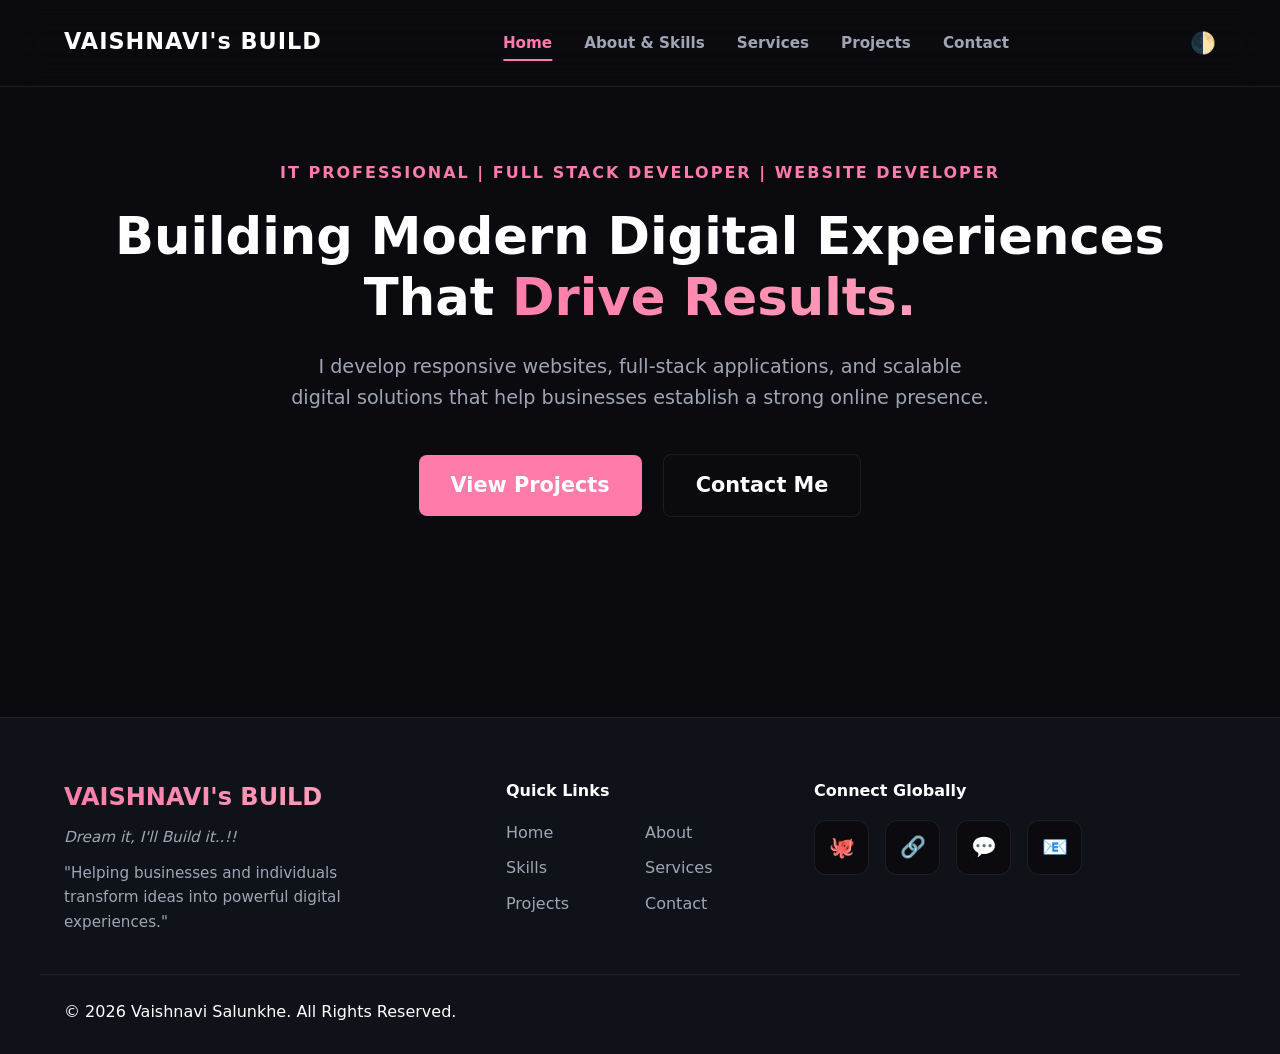
<file: Final/index.html>
<!DOCTYPE html>
<html lang="en">
<head>
    <meta charset="UTF-8">
    <meta name="viewport" content="width=device-width, initial-scale=1.0">
    <title>Vaishnavi's Build | Freelance Web Architect</title>
    <meta name="description" content="Premium responsive development solutions. Discover optimized Full Stack frameworks and converting layout options built by Vaishnavi Salunkhe.">
    <link rel="stylesheet" href="style.css">
</head>
<body class="dark-theme">
    <header class="sticky-nav" id="main-header">
        <div class="container nav-container">
            <div class="logo-area">
                <a href="index.html" class="logo">VAISHNAVI's BUILD</a>
                <span class="tagline gradient-text" id="type-target"></span>
            </div>
            <nav class="nav-menu">
                <a href="index.html" class="nav-link active">Home</a>
                <a href="about.html" class="nav-link">About & Skills</a>
                <a href="services.html" class="nav-link">Services</a>
                <a href="projects.html" class="nav-link">Projects</a>
                <a href="contact.html" class="nav-link">Contact</a>
            </nav>
            <button id="theme-toggle" class="btn-theme">🌓</button>
        </div>
    </header>

    <main class="hero-section page-padding text-center">
        <div class="container">
            <p class="hero-subtitle" style="color:var(--accent); text-transform:uppercase; letter-spacing:2px; font-weight:600; margin-bottom:20px;">
                IT Professional | Full Stack Developer | Website Developer
            </p>
            <h1 style="font-size:3.2rem; line-height:1.2; margin-bottom:24px; font-weight:800;">
                Building Modern Digital Experiences That <span class="gradient-text">Drive Results.</span>
            </h1>
            <p style="color:var(--text-muted); max-width:700px; margin:0 auto 40px; font-size:1.2rem;">
                I develop responsive websites, full-stack applications, and scalable digital solutions that help businesses establish a strong online presence.
            </p>
            <div>
                <a href="projects.html" class="btn-theme" style="background:var(--accent); color:white; padding:14px 32px; border-radius:8px; font-weight:700; text-decoration:none; margin-right:16px; display:inline-block;">View Projects</a>
                <a href="contact.html" class="btn-theme" style="border:1px solid var(--glass-border); color:var(--text-primary); padding:14px 32px; border-radius:8px; font-weight:700; text-decoration:none; display:inline-block;">Contact Me</a>
            </div>
        </div>
    </main>

    <!-- Global Premium Footer Embedded Across Pages -->
    <footer class="premium-footer">
        <div class="container footer-grid">
            <div class="footer-brand">
                <h3 class="gradient-text">VAISHNAVI's BUILD</h3>
                <p style="font-style:italic; margin-bottom:12px; font-weight:500;">Dream it, I'll Build it..!!</p>
                <p>"Helping businesses and individuals transform ideas into powerful digital experiences."</p>
            </div>
            <div class="footer-links">
                <h4 style="margin-bottom:16px;">Quick Links</h4>
                <ul>
                    <li><a href="index.html">Home</a></li>
                    <li><a href="about.html">About</a></li>
                    <li><a href="about.html">Skills</a></li>
                    <li><a href="services.html">Services</a></li>
                    <li><a href="projects.html">Projects</a></li>
                    <li><a href="contact.html">Contact</a></li>
                </ul>
            </div>
            <div class="footer-socials">
                <h4 style="margin-bottom:16px;">Connect Globally</h4>
                <div class="social-cards-row">
                    <a href="https://github.com/VaishnaviPrakashalunkhe2515-spec" target="_blank" class="social-glow-card" data-tooltip="GitHub Profile">🐙</a>
                    <a href="https://www.linkedin.com/in/vaishnavi-salunkhe-a81335414" target="_blank" class="social-glow-card" data-tooltip="LinkedIn Network">🔗</a>
                    <a href="https://wa.me/qr/6ACAHVRCJY46G1" target="_blank" class="social-glow-card" data-tooltip="WhatsApp Direct">💬</a>
                    <a href="mailto:vaishusalunkhe2515@gmail.com" class="social-glow-card" data-tooltip="Direct Email">📧</a>
                </div>
            </div>
        </div>
        <div class="container footer-bottom-bar">
            <p>&copy; 2026 Vaishnavi Salunkhe. All Rights Reserved.</p>
        </div>
    </footer>

    <script src="script.js"></script>
    
</body>
</html>
</file>
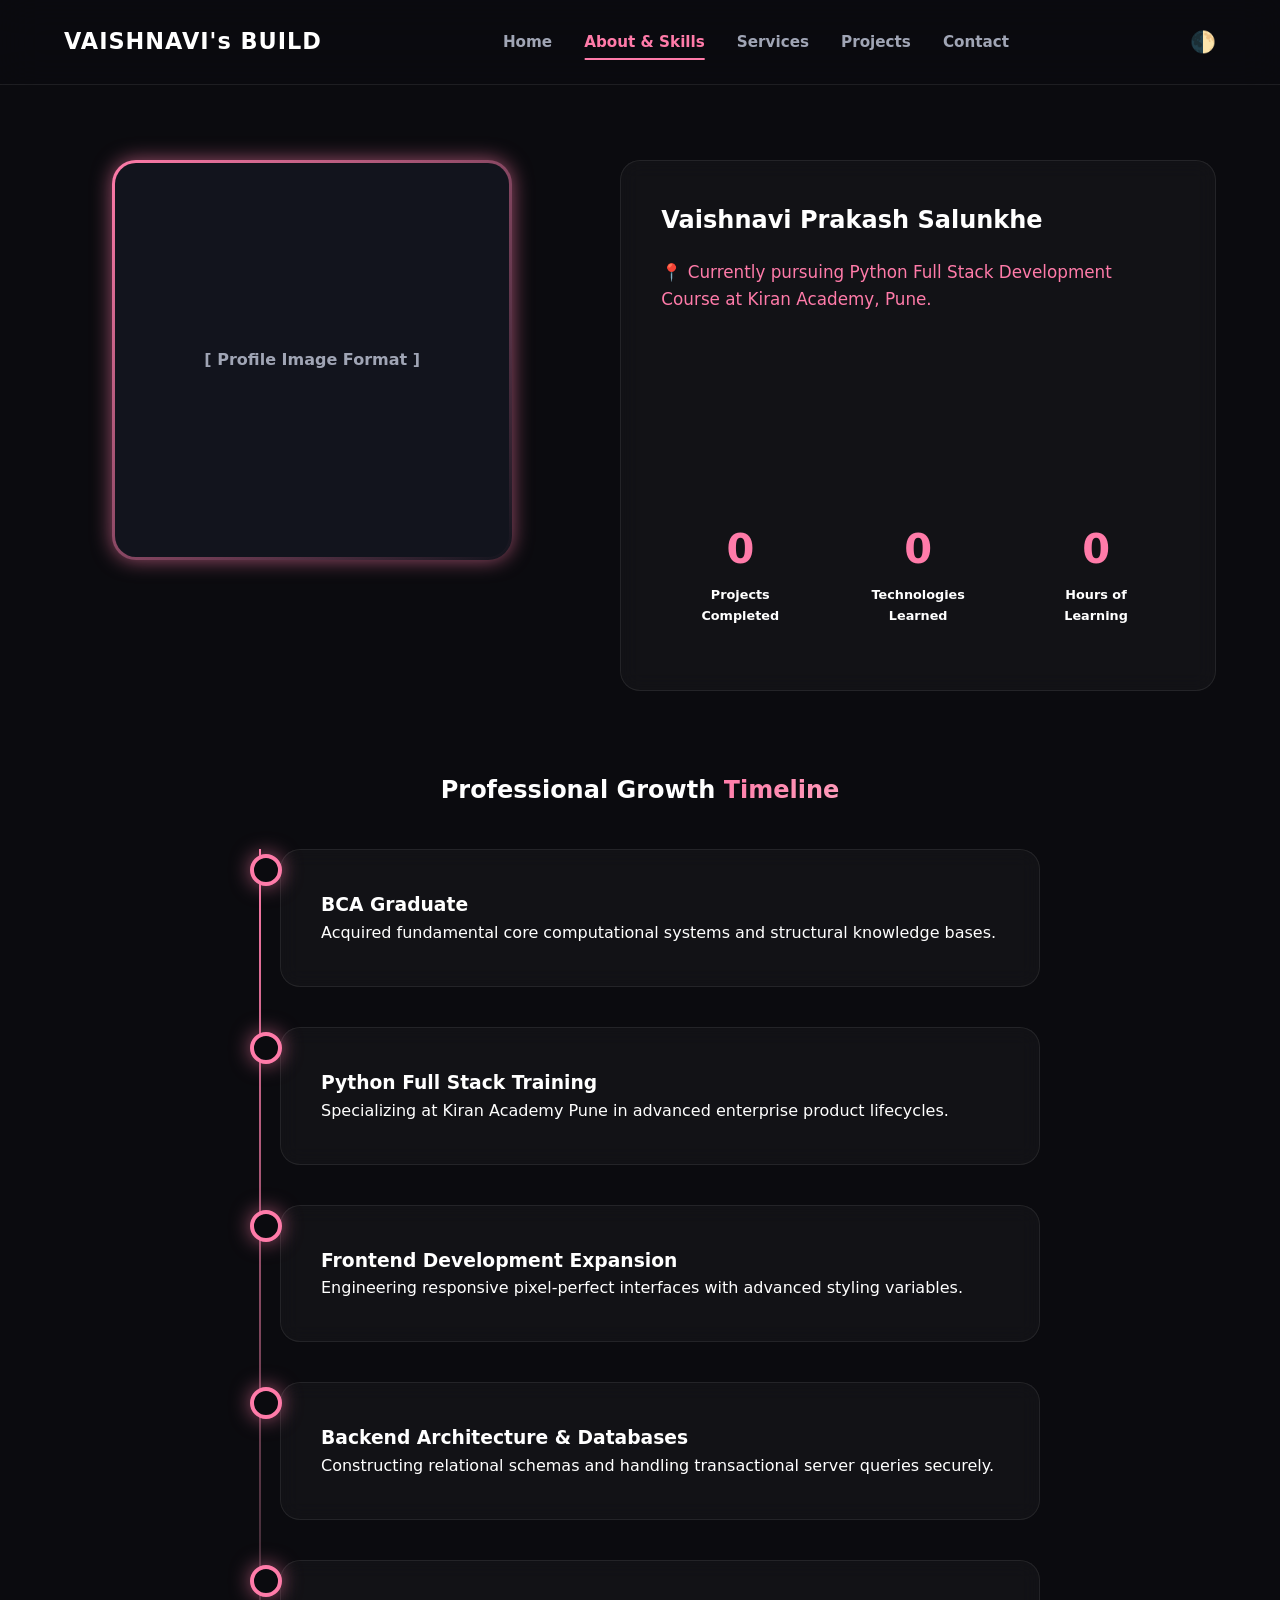
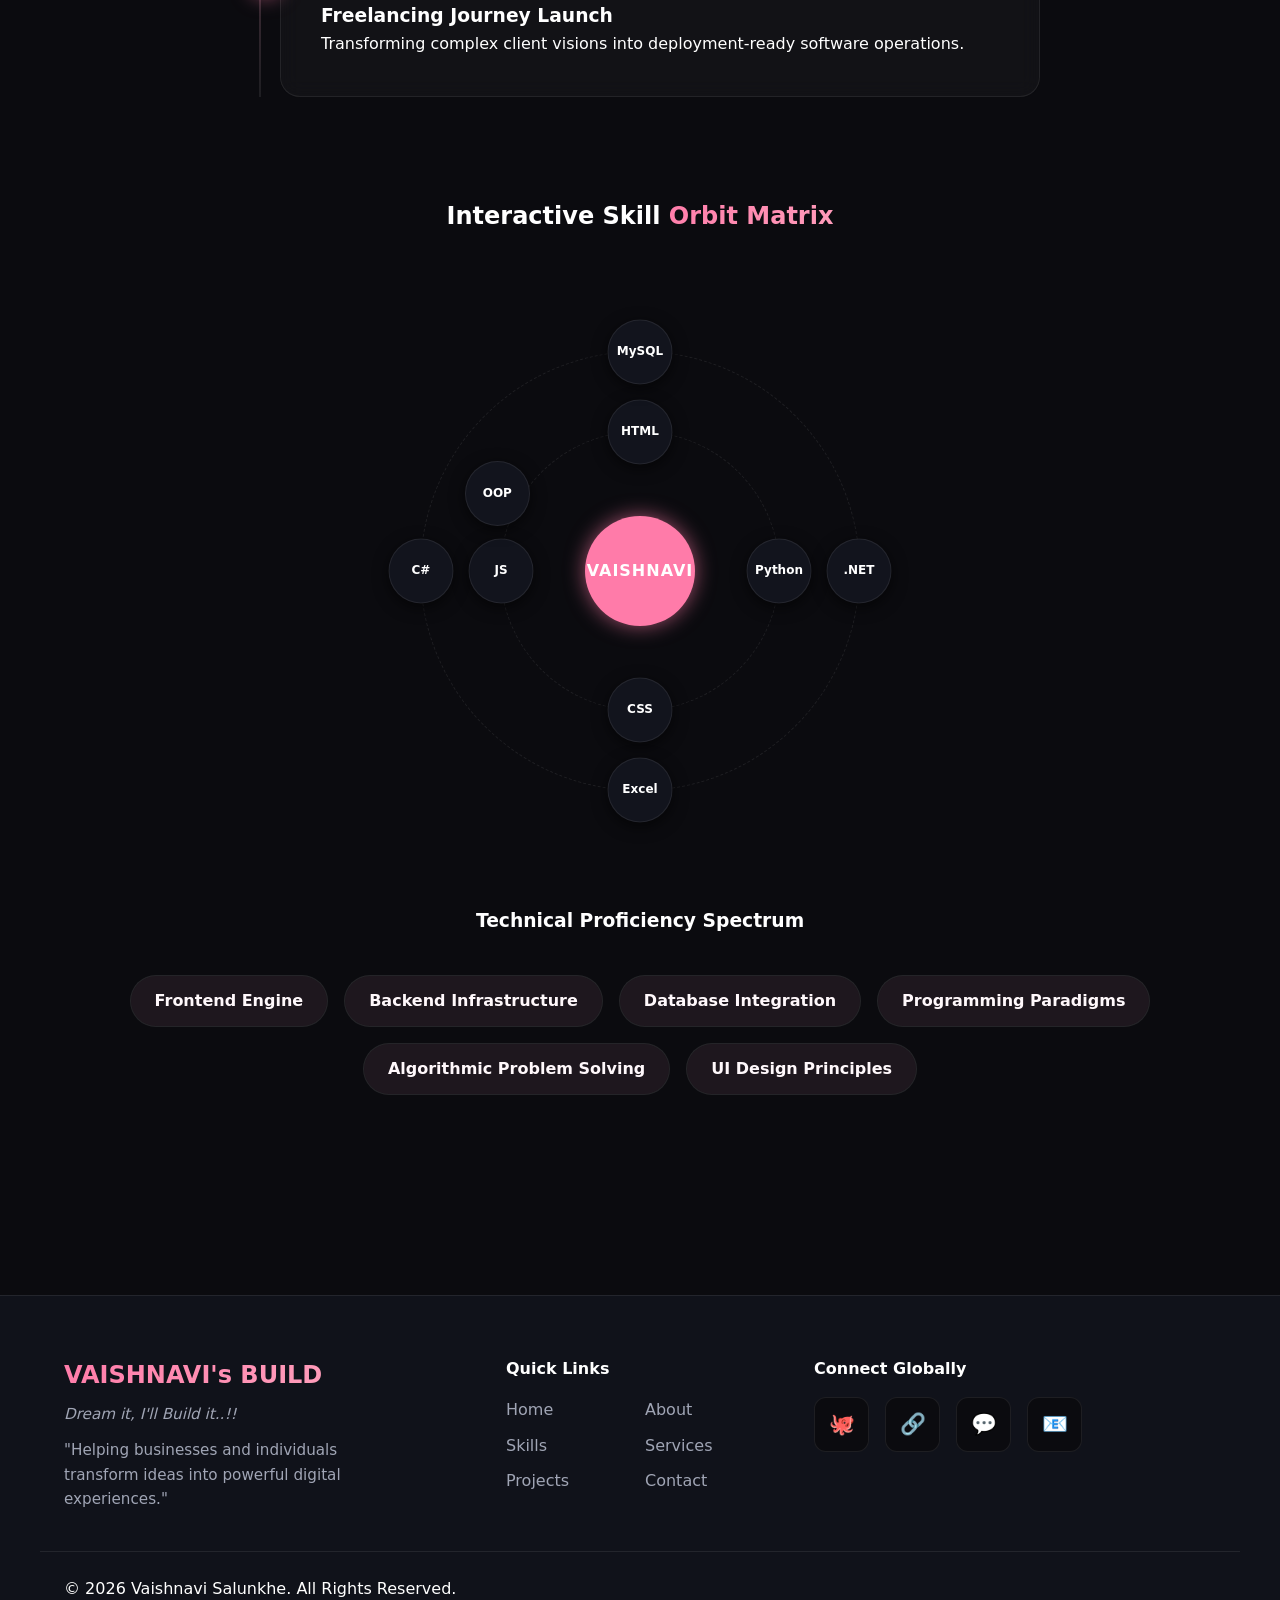
<file: Final/about.html>
<!DOCTYPE html>
<html lang="en">
<head>
    <meta charset="UTF-8">
    <meta name="viewport" content="width=device-width, initial-scale=1.0">
    <title>About & Skills | Professional Profile</title>
    <link rel="stylesheet" href="style.css">
</head>
<body class="dark-theme">
    <header class="sticky-nav" id="main-header">
        <div class="container nav-container">
            <a href="index.html" class="logo">VAISHNAVI's BUILD</a>
            <nav class="nav-menu">
                <a href="index.html" class="nav-link">Home</a>
                <a href="about.html" class="nav-link active">About & Skills</a>
                <a href="services.html" class="nav-link">Services</a>
                <a href="projects.html" class="nav-link">Projects</a>
                <a href="contact.html" class="nav-link">Contact</a>
            </nav>
            <button id="theme-toggle" class="btn-theme">🌓</button>
        </div>
    </header>

    <main class="container page-padding">
        <!-- Interactive About Wrapper -->
        <div class="about-grid">
            <div class="about-image-wrapper">
                <div class="square-img-placeholder">
                    <span>[ Profile Image Format ]</span>
                </div>
            </div>
            <div class="glass-card">
                <h2 style="margin-bottom:10px;">Vaishnavi Prakash Salunkhe</h2>
                <p class="status-tag">📍 Currently pursuing Python Full Stack Development Course at Kiran Academy, Pune.</p>
                <p id="typing-profile" style="font-size:1.05rem; line-height:1.7; min-height:120px; color:var(--text-muted);"></p>
                
                <!-- Counters -->
                <div class="counter-grid">
                    <div class="counter-box"><h3 class="counter" data-target="15">0</h3><p style="font-size:0.8rem; font-weight:600;">Projects Completed</p></div>
                    <div class="counter-box"><h3 class="counter" data-target="10">0</h3><p style="font-size:0.8rem; font-weight:600;">Technologies Learned</p></div>
                    <div class="counter-box"><h3 class="counter" data-target="1200">0</h3><p style="font-size:0.8rem; font-weight:600;">Hours of Learning</p></div>
                </div>
            </div>
        </div>

        <!-- Vertical Growth Journey Timeline -->
        <section class="timeline-section">
            <h2 class="text-center">Professional Growth <span class="gradient-text">Timeline</span></h2>
            <div class="vertical-timeline">
                <div class="timeline-node glass-card"><h3>BCA Graduate</h3><p>Acquired fundamental core computational systems and structural knowledge bases.</p></div>
                <div class="timeline-node glass-card"><h3>Python Full Stack Training</h3><p>Specializing at Kiran Academy Pune in advanced enterprise product lifecycles.</p></div>
                <div class="timeline-node glass-card"><h3>Frontend Development Expansion</h3><p>Engineering responsive pixel-perfect interfaces with advanced styling variables.</p></div>
                <div class="timeline-node glass-card"><h3>Backend Architecture & Databases</h3><p>Constructing relational schemas and handling transactional server queries securely.</p></div>
                <div class="timeline-node glass-card"><h3>Freelancing Journey Launch</h3><p>Transforming complex client visions into deployment-ready software operations.</p></div>
            </div>
        </section>

        <!-- Skill Orbit Architecture System -->
        <section style="margin-top:100px;">
            <h2 class="text-center">Interactive Skill <span class="gradient-text">Orbit Matrix</span></h2>
            <div class="orbit-wrapper">
                <div class="orbit-center">VAISHNAVI</div>
                
                <!-- Inner Core Track Orbit -->
                <div class="orbit-track inner">
                    <div class="orbit-node" style="top:0; left:50%; transform:translate(-50%,-50%);" data-tooltip="Exp: Advanced | Use: Semantic layouts">HTML</div>
                    <div class="orbit-node" style="bottom:0; left:50%; transform:translate(-50%,50%);" data-tooltip="Exp: Advanced | Use: Flex/Grid architectures">CSS</div>
                    <div class="orbit-node" style="top:50%; left:0; transform:translate(-50%,-50%);" data-tooltip="Exp: Proficient | Use: Dynamic DOM Manipulation">JS</div>
                    <div class="orbit-node" style="top:50%; right:0; transform:translate(50%,-50%);" data-tooltip="Exp: Mastery | Use: Automation / Scripting">Python</div>
                </div>

                <!-- Outer Track Orbit -->
                <div class="orbit-track outer">
                    <div class="orbit-node" style="top:0; left:50%; transform:translate(-50%,-50%);" data-tooltip="Exp: Intermediate | Use: RDBMS / Queries">MySQL</div>
                    <div class="orbit-node" style="bottom:0; left:50%; transform:translate(-50%,50%);" data-tooltip="Exp: Analytical | Use: Data structures">Excel</div>
                    <div class="orbit-node" style="top:50%; left:0; transform:translate(-50%,-50%);" data-tooltip="Exp: Intermediate | Use: Logic processing">C#</div>
                    <div class="orbit-node" style="top:50%; right:0; transform:translate(50%,-50%);" data-tooltip="Exp: Foundational | Use: MVC Architectures">.NET</div>
                    <div class="orbit-node" style="top:25%; left:10%;" data-tooltip="Exp: Advanced | Use: Encapsulation / Polymorphism">OOP</div>
                </div>
            </div>
        </section>

        <!-- Technical Pulse Radar Section -->
        <section style="margin-top:60px;">
            <h3 class="text-center">Technical Proficiency Spectrum</h3>
            <div class="radar-container">
                <div class="radar-pulse-tag">Frontend Engine</div>
                <div class="radar-pulse-tag">Backend Infrastructure</div>
                <div class="radar-pulse-tag">Database Integration</div>
                <div class="radar-pulse-tag">Programming Paradigms</div>
                <div class="radar-pulse-tag">Algorithmic Problem Solving</div>
                <div class="radar-pulse-tag">UI Design Principles</div>
            </div>
        </section>
    </main>

    <script src="script.js"></script>
    <!-- Global Premium Footer Embedded -->
    <footer class="premium-footer">
        <div class="container footer-grid">
            <div class="footer-brand">
                <h3 class="gradient-text">VAISHNAVI's BUILD</h3>
                <p style="font-style:italic; margin-bottom:12px; font-weight:500;">Dream it, I'll Build it..!!</p>
                <p>"Helping businesses and individuals transform ideas into powerful digital experiences."</p>
            </div>
            <div class="footer-links">
                <h4 style="margin-bottom:16px;">Quick Links</h4>
                <ul>
                    <li><a href="index.html">Home</a></li>
                    <li><a href="about.html">About</a></li>
                    <li><a href="about.html">Skills</a></li>
                    <li><a href="services.html">Services</a></li>
                    <li><a href="projects.html">Projects</a></li>
                    <li><a href="contact.html">Contact</a></li>
                </ul>
            </div>
            <div class="footer-socials">
                <h4 style="margin-bottom:16px;">Connect Globally</h4>
                <div class="social-cards-row">
                    <a href="https://github.com/VaishnaviPrakashalunkhe2515-spec" target="_blank" class="social-glow-card" data-tooltip="GitHub Profile">🐙</a>
                    <a href="https://www.linkedin.com/in/vaishnavi-salunkhe-a81335414" target="_blank" class="social-glow-card" data-tooltip="LinkedIn Network">🔗</a>
                    <a href="https://wa.me/qr/6ACAHVRCJY46G1" target="_blank" class="social-glow-card" data-tooltip="WhatsApp Direct">💬</a>
                    <a href="mailto:vaishusalunkhe2515@gmail.com" class="social-glow-card" data-tooltip="Direct Email">📧</a>
                </div>
            </div>
        </div>
        <div class="container footer-bottom-bar">
            <p>&copy; 2026 Vaishnavi Salunkhe. All Rights Reserved.</p>
        </div>
    </footer>
</body>
</html>
</file>
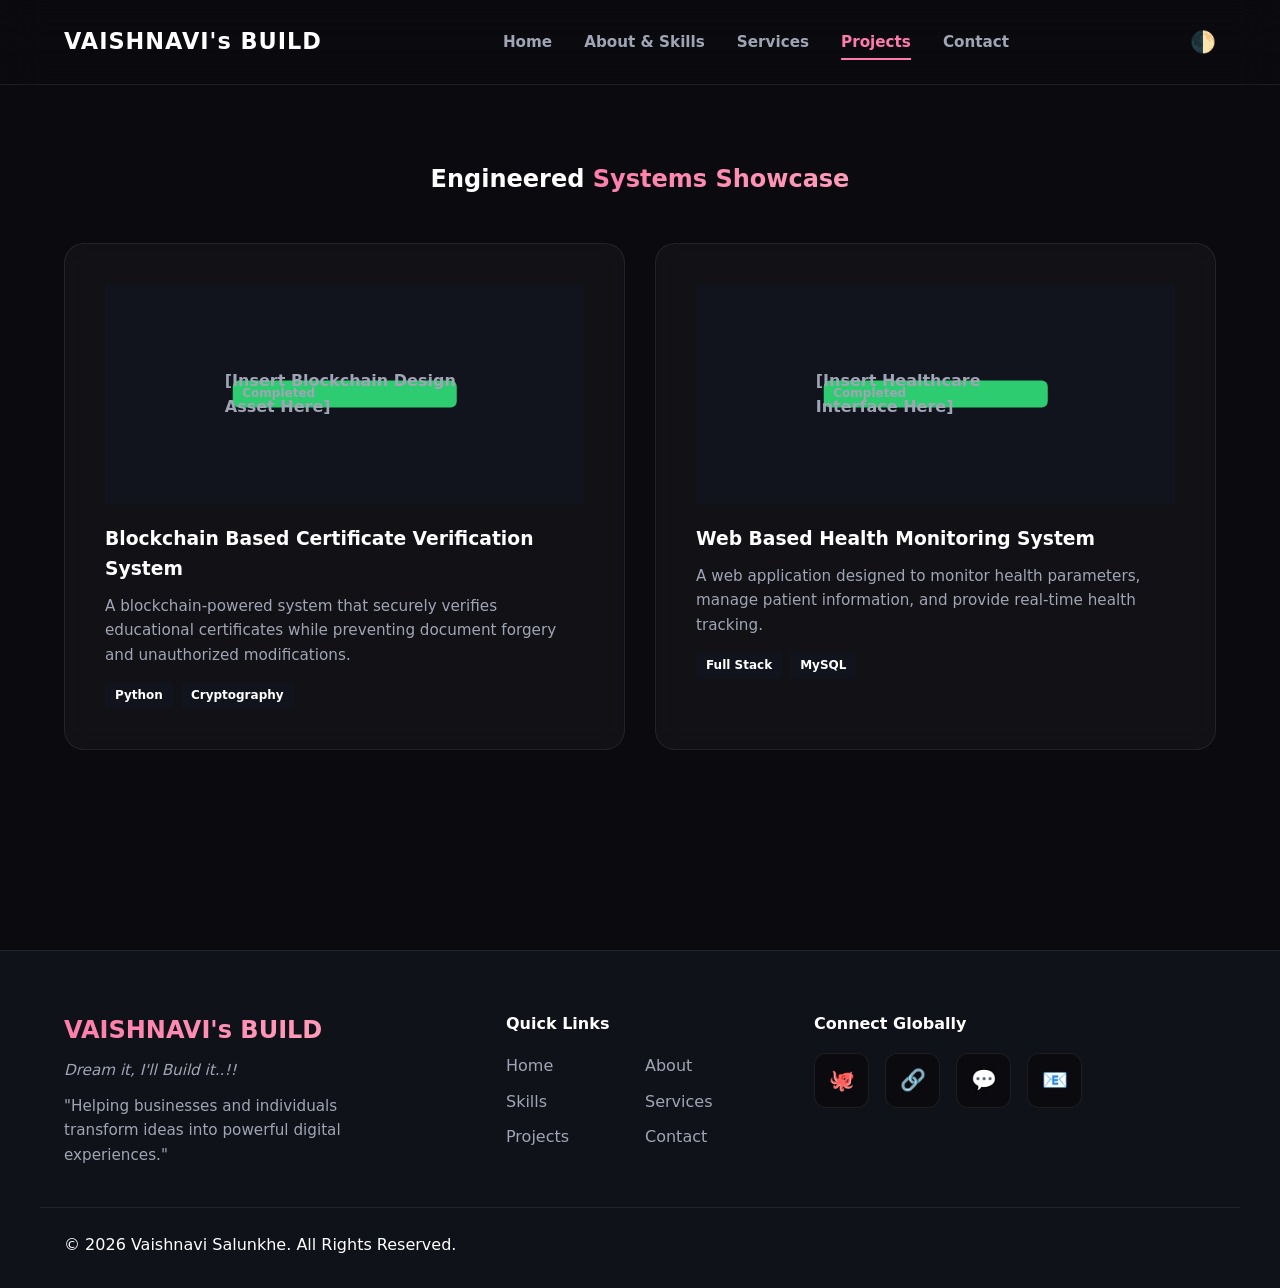
<file: Final/projects.html>
<!DOCTYPE html>
<html lang="en">
<head>
    <meta charset="UTF-8">
    <meta name="viewport" content="width=device-width, initial-scale=1.0">
    <title>Projects Portfolio | Case Verification</title>
    <link rel="stylesheet" href="style.css">
</head>
<body class="dark-theme">
    <header class="sticky-nav" id="main-header">
        <div class="container nav-container">
            <a href="index.html" class="logo">VAISHNAVI's BUILD</a>
            <nav class="nav-menu">
                <a href="index.html" class="nav-link">Home</a>
                <a href="about.html" class="nav-link">About & Skills</a>
                <a href="services.html" class="nav-link">Services</a>
                <a href="projects.html" class="nav-link active">Projects</a>
                <a href="contact.html" class="nav-link">Contact</a>
            </nav>
            <button id="theme-toggle" class="btn-theme">🌓</button>
        </div>
    </header>

    <main class="container page-padding">
        <h2 class="text-center">Engineered <span class="gradient-text">Systems Showcase</span></h2>
        <div class="projects-grid" style="margin-top:45px;">
            <!-- Card 1 -->
            <div class="glass-card project-card">
                <div class="img-container">
                    <span class="status-badge">Completed</span>
                    <span>[Insert Blockchain Design Asset Here]</span>
                </div>
                <div style="padding-top:20px;">
                    <h3 style="margin-bottom:10px;">Blockchain Based Certificate Verification System</h3>
                    <p style="color:var(--text-muted); font-size:0.95rem; margin-bottom:15px;">A blockchain-powered system that securely verifies educational certificates while preventing document forgery and unauthorized modifications.</p>
                    <div style="display:flex; gap:8px; flex-wrap:wrap;">
                        <span style="background:var(--bg-secondary); padding:4px 10px; border-radius:4px; font-size:0.75rem; font-weight:600;">Python</span>
                        <span style="background:var(--bg-secondary); padding:4px 10px; border-radius:4px; font-size:0.75rem; font-weight:600;">Cryptography</span>
                    </div>
                </div>
            </div>
            <!-- Card 2 -->
            <div class="glass-card project-card">
                <div class="img-container">
                    <span class="status-badge">Completed</span>
                    <span>[Insert Healthcare Interface Here]</span>
                </div>
                <div style="padding-top:20px;">
                    <h3 style="margin-bottom:10px;">Web Based Health Monitoring System</h3>
                    <p style="color:var(--text-muted); font-size:0.95rem; margin-bottom:15px;">A web application designed to monitor health parameters, manage patient information, and provide real-time health tracking.</p>
                    <div style="display:flex; gap:8px; flex-wrap:wrap;">
                        <span style="background:var(--bg-secondary); padding:4px 10px; border-radius:4px; font-size:0.75rem; font-weight:600;">Full Stack</span>
                        <span style="background:var(--bg-secondary); padding:4px 10px; border-radius:4px; font-size:0.75rem; font-weight:600;">MySQL</span>
                    </div>
                </div>
            </div>
        </div>
    </main>
    <!-- Global Premium Footer Embedded -->
    <footer class="premium-footer">
        <div class="container footer-grid">
            <div class="footer-brand">
                <h3 class="gradient-text">VAISHNAVI's BUILD</h3>
                <p style="font-style:italic; margin-bottom:12px; font-weight:500;">Dream it, I'll Build it..!!</p>
                <p>"Helping businesses and individuals transform ideas into powerful digital experiences."</p>
            </div>
            <div class="footer-links">
                <h4 style="margin-bottom:16px;">Quick Links</h4>
                <ul>
                    <li><a href="index.html">Home</a></li>
                    <li><a href="about.html">About</a></li>
                    <li><a href="about.html">Skills</a></li>
                    <li><a href="services.html">Services</a></li>
                    <li><a href="projects.html">Projects</a></li>
                    <li><a href="contact.html">Contact</a></li>
                </ul>
            </div>
            <div class="footer-socials">
                <h4 style="margin-bottom:16px;">Connect Globally</h4>
                <div class="social-cards-row">
                    <a href="https://github.com/VaishnaviPrakashalunkhe2515-spec" target="_blank" class="social-glow-card" data-tooltip="GitHub Profile">🐙</a>
                    <a href="https://www.linkedin.com/in/vaishnavi-salunkhe-a81335414" target="_blank" class="social-glow-card" data-tooltip="LinkedIn Network">🔗</a>
                    <a href="https://wa.me/qr/6ACAHVRCJY46G1" target="_blank" class="social-glow-card" data-tooltip="WhatsApp Direct">💬</a>
                    <a href="mailto:vaishusalunkhe2515@gmail.com" class="social-glow-card" data-tooltip="Direct Email">📧</a>
                </div>
            </div>
        </div>
        <div class="container footer-bottom-bar">
            <p>&copy; 2026 Vaishnavi Salunkhe. All Rights Reserved.</p>
        </div>
    </footer>
    
    <script src="script.js"></script>
</body>
</html>
</file>
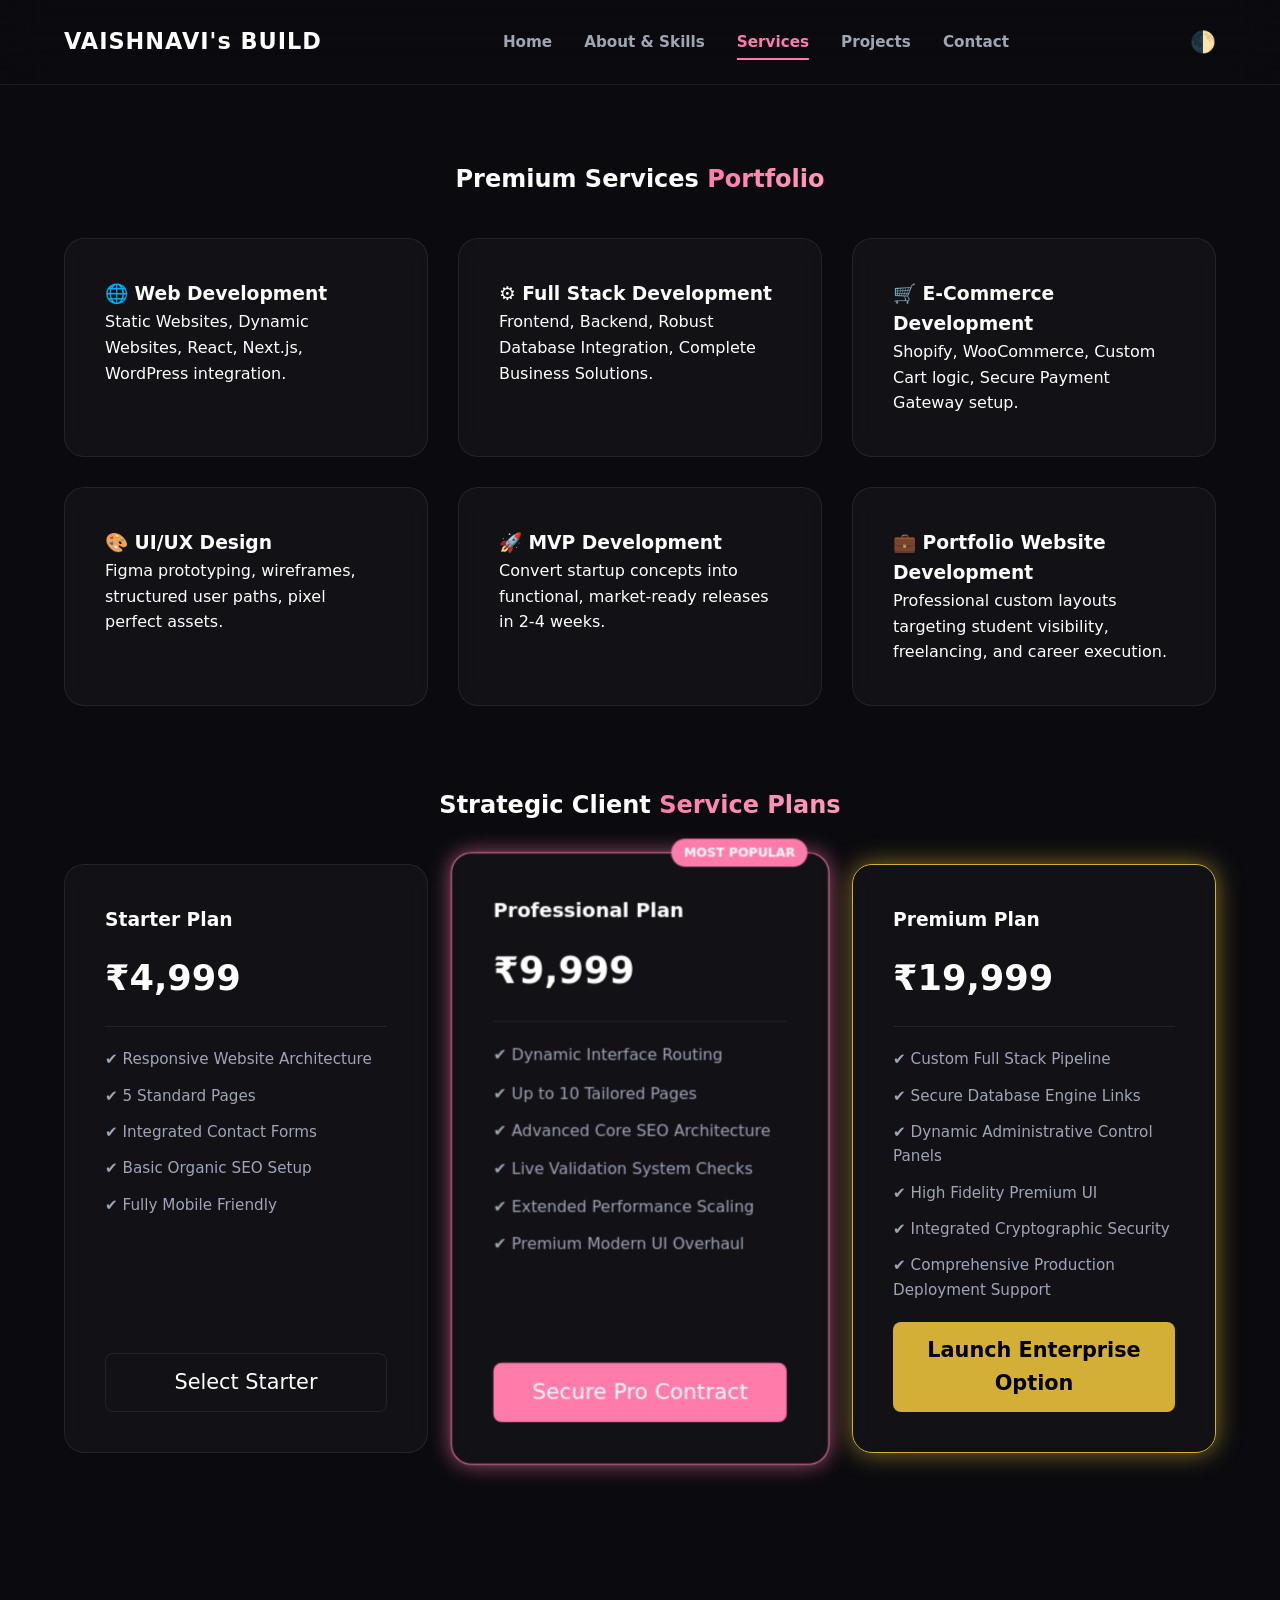
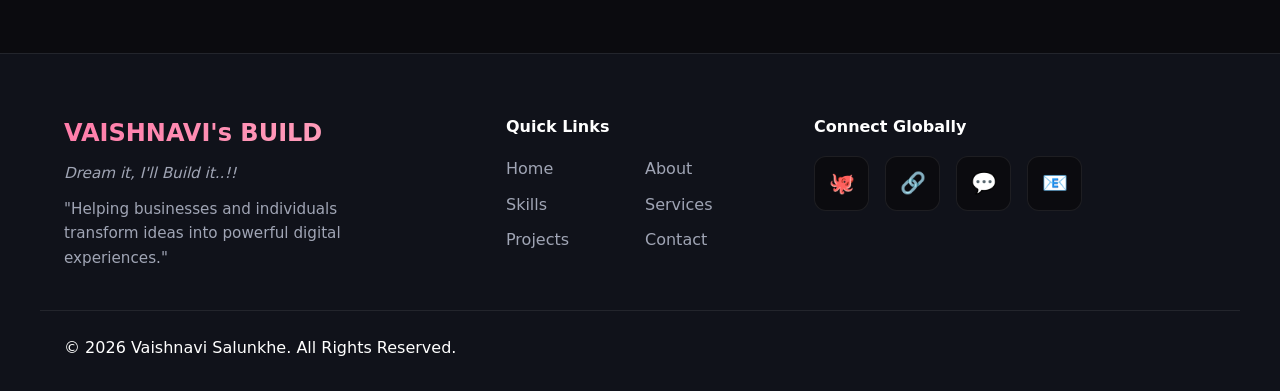
<file: Final/services.html>
<!DOCTYPE html>
<html lang="en">
<head>
    <meta charset="UTF-8">
    <meta name="viewport" content="width=device-width, initial-scale=1.0">
    <title>Services & Solutions | Value Architecture</title>
    <link rel="stylesheet" href="style.css">
</head>
<body class="dark-theme">
    <header class="sticky-nav" id="main-header">
        <div class="container nav-container">
            <a href="index.html" class="logo">VAISHNAVI's BUILD</a>
            <nav class="nav-menu">
                <a href="index.html" class="nav-link">Home</a>
                <a href="about.html" class="nav-link">About & Skills</a>
                <a href="services.html" class="nav-link active">Services</a>
                <a href="projects.html" class="nav-link">Projects</a>
                <a href="contact.html" class="nav-link">Contact</a>
            </nav>
            <button id="theme-toggle" class="btn-theme">🌓</button>
        </div>
    </header>

    <main class="container page-padding">
        <h2 class="text-center">Premium Services <span class="gradient-text">Portfolio</span></h2>
        <div class="services-grid" style="margin-top:40px;">
            <div class="glass-card"><h3>🌐 Web Development</h3><p>Static Websites, Dynamic Websites, React, Next.js, WordPress integration.</p></div>
            <div class="glass-card"><h3>⚙️ Full Stack Development</h3><p>Frontend, Backend, Robust Database Integration, Complete Business Solutions.</p></div>
            <div class="glass-card"><h3>🛒 E-Commerce Development</h3><p>Shopify, WooCommerce, Custom Cart logic, Secure Payment Gateway setup.</p></div>
            <div class="glass-card"><h3>🎨 UI/UX Design</h3><p>Figma prototyping, wireframes, structured user paths, pixel perfect assets.</p></div>
            <div class="glass-card"><h3>🚀 MVP Development</h3><p>Convert startup concepts into functional, market-ready releases in 2-4 weeks.</p></div>
            <div class="glass-card"><h3>💼 Portfolio Website Development</h3><p>Professional custom layouts targeting student visibility, freelancing, and career execution.</p></div>
        </div>

        <!-- Premium Conversion Pricing Sections -->
        <section class="pricing-section">
            <h2 class="text-center">Strategic Client <span class="gradient-text">Service Plans</span></h2>
            <div class="pricing-grid">
                <!-- Starter -->
                <div class="glass-card pricing-card">
                    <div>
                        <h3>Starter Plan</h3>
                        <div class="price-tag">₹4,999</div>
                        <ul class="pricing-features">
                            <li>✔ Responsive Website Architecture</li>
                            <li>✔ 5 Standard Pages</li>
                            <li>✔ Integrated Contact Forms</li>
                            <li>✔ Basic Organic SEO Setup</li>
                            <li>✔ Fully Mobile Friendly</li>
                        </ul>
                    </div>
                    <a href="contact.html" class="btn-theme" style="border:1px solid var(--glass-border); color:var(--text-primary); text-align:center; padding:12px; border-radius:8px; text-decoration:none;">Select Starter</a>
                </div>
                <!-- Popular -->
                <div class="glass-card pricing-card popular">
                    <span class="popular-badge">MOST POPULAR</span>
                    <div>
                        <h3>Professional Plan</h3>
                        <div class="price-tag">₹9,999</div>
                        <ul class="pricing-features">
                            <li>✔ Dynamic Interface Routing</li>
                            <li>✔ Up to 10 Tailored Pages</li>
                            <li>✔ Advanced Core SEO Architecture</li>
                            <li>✔ Live Validation System Checks</li>
                            <li>✔ Extended Performance Scaling</li>
                            <li>✔ Premium Modern UI Overhaul</li>
                        </ul>
                    </div>
                    <a href="contact.html" class="btn-theme" style="background:var(--accent); color:white; text-align:center; padding:12px; border-radius:8px; text-decoration:none;">Secure Pro Contract</a>
                </div>
                <!-- Premium Gold Tier -->
                <div class="glass-card pricing-card premium-tier">
                    <div>
                        <h3>Premium Plan</h3>
                        <div class="price-tag">₹19,999</div>
                        <ul class="pricing-features">
                            <li>✔ Custom Full Stack Pipeline</li>
                            <li>✔ Secure Database Engine Links</li>
                            <li>✔ Dynamic Administrative Control Panels</li>
                            <li>✔ High Fidelity Premium UI</li>
                            <li>✔ Integrated Cryptographic Security</li>
                            <li>✔ Comprehensive Production Deployment Support</li>
                        </ul>
                    </div>
                    <a href="contact.html" class="btn-theme" style="background:#D4AF37; color:black; font-weight:700; text-align:center; padding:12px; border-radius:8px; text-decoration:none;">Launch Enterprise Option</a>
                </div>
            </div>
        </section>
    </main>
    <!-- Global Premium Footer Embedded -->
    <footer class="premium-footer">
        <div class="container footer-grid">
            <div class="footer-brand">
                <h3 class="gradient-text">VAISHNAVI's BUILD</h3>
                <p style="font-style:italic; margin-bottom:12px; font-weight:500;">Dream it, I'll Build it..!!</p>
                <p>"Helping businesses and individuals transform ideas into powerful digital experiences."</p>
            </div>
            <div class="footer-links">
                <h4 style="margin-bottom:16px;">Quick Links</h4>
                <ul>
                    <li><a href="index.html">Home</a></li>
                    <li><a href="about.html">About</a></li>
                    <li><a href="about.html">Skills</a></li>
                    <li><a href="services.html">Services</a></li>
                    <li><a href="projects.html">Projects</a></li>
                    <li><a href="contact.html">Contact</a></li>
                </ul>
            </div>
            <div class="footer-socials">
                <h4 style="margin-bottom:16px;">Connect Globally</h4>
                <div class="social-cards-row">
                    <a href="https://github.com/VaishnaviPrakashalunkhe2515-spec" target="_blank" class="social-glow-card" data-tooltip="GitHub Profile">🐙</a>
                    <a href="https://www.linkedin.com/in/vaishnavi-salunkhe-a81335414" target="_blank" class="social-glow-card" data-tooltip="LinkedIn Network">🔗</a>
                    <a href="https://wa.me/qr/6ACAHVRCJY46G1" target="_blank" class="social-glow-card" data-tooltip="WhatsApp Direct">💬</a>
                    <a href="mailto:vaishusalunkhe2515@gmail.com" class="social-glow-card" data-tooltip="Direct Email">📧</a>
                </div>
            </div>
        </div>
        <div class="container footer-bottom-bar">
            <p>&copy; 2026 Vaishnavi Salunkhe. All Rights Reserved.</p>
        </div>
    </footer>
    <script src="script.js"></script>
</body>
</html>
</file>
<file: Final/style.css>
/* ==========================================
   GLOBAL CONFIGURATION & THEME MATRIX
   ========================================== */
:root {
    --transition-smooth: all 0.4s cubic-bezier(0.25, 0.8, 0.25, 1);
    --neon-glow: 0 0 20px rgba(255, 123, 169, 0.6);
    --gold-glow: 0 0 25px rgba(212, 175, 55, 0.6);
    --font-sans: system-ui, -apple-system, sans-serif;
}

.dark-theme {
    --bg-main: #0B0B0F;
    --bg-secondary: #12141D;
    --accent: #FF7BA9;
    --text-primary: #FFFFFF;
    --text-muted: #A0A5B5;
    --glass-header: rgba(11, 11, 15, 0.4);
    --glass-footer: rgba(18, 20, 29, 0.85);
    --glass-card: rgba(255, 255, 255, 0.03);
    --glass-border: rgba(255, 255, 255, 0.08);
    --shadow-main: rgba(0, 0, 0, 0.6);
}

.light-theme {
    --bg-main: #FFFFFF;
    --bg-secondary: #F8F9FC;
    --accent: #FF7BA9;
    --text-primary: #1A1A1A;
    --text-muted: #606575;
    --glass-header: rgba(255, 255, 255, 0.4);
    --glass-footer: rgba(248, 249, 252, 0.9);
    --glass-card: rgba(0, 0, 0, 0.02);
    --glass-border: rgba(0, 0, 0, 0.08);
    --shadow-main: rgba(0, 0, 0, 0.05);
}

* {
    margin: 0;
    padding: 0;
    box-sizing: border-box;
}

body {
    background-color: var(--bg-main);
    color: var(--text-primary);
    font-family: var(--font-sans);
    line-height: 1.6;
    overflow-x: hidden;
    transition: background-color 0.5s ease;
}

.container {
    max-width: 1200px;
    margin: 0 auto;
    padding: 0 24px;
}

.page-padding {
    padding-top: 160px;
    padding-bottom: 100px;
}

.text-center { text-align: center; }
.gradient-text {
    background: linear-gradient(135deg, #FF7BA9 0%, #FF9EBB 100%);
    -webkit-background-clip: text;
    background-clip: text;
    -webkit-text-fill-color: transparent;
    color: transparent;
    display: inline-block;
}

/* ==========================================
   DYNAMIC GLASS HEADER
   ========================================== */
.sticky-nav {
    position: fixed;
    top: 0;
    left: 0;
    width: 100%;
    z-index: 1000;
    background: var(--glass-header);
    backdrop-filter: blur(20px);
    -webkit-backdrop-filter: blur(20px);
    border-bottom: 1px solid var(--glass-border);
    transition: padding 0.3s ease, background-color 0.3s ease;
    padding: 24px 0;
}

.sticky-nav.shrink {
    padding: 12px 0;
    background: var(--bg-main);
    box-shadow: 0 10px 30px var(--shadow-main);
}

.nav-container {
    display: flex;
    justify-content: space-between;
    align-items: center;
}

.logo-area { display: flex; flex-direction: column; }
.logo {
    font-size: 1.4rem;
    font-weight: 800;
    letter-spacing: 1px;
    text-decoration: none;
    color: var(--text-primary);
}

.tagline { font-size: 0.75rem; font-weight: 600; margin-top: 2px; }

.nav-menu { display: flex; gap: 32px; }
.nav-link {
    text-decoration: none;
    color: var(--text-muted);
    font-size: 0.95rem;
    font-weight: 600;
    position: relative;
    padding: 6px 0;
    transition: var(--transition-smooth);
}

.nav-link:hover, .nav-link.active {
    color: var(--accent);
}

.nav-link::after {
    content: '';
    position: absolute;
    bottom: 0;
    left: 50%;
    width: 0;
    height: 2px;
    background: var(--accent);
    transition: var(--transition-smooth);
    transform: translateX(-50%);
}

.nav-link.active::after, .nav-link:hover::after {
    width: 100%;
}

.btn-theme {
    background: none;
    border: none;
    cursor: pointer;
    font-size: 1.3rem;
}

/* ==========================================
   ABOUT PAGE & CHRONO TIMELINE
   ========================================== */
.about-grid {
    display: grid;
    grid-template-columns: 1fr 1.2fr;
    gap: 60px;
    align-items: flex-start;
    margin-bottom: 80px;
}

.about-image-wrapper {
    position: relative;
    display: flex;
    justify-content: center;
}

.square-img-placeholder {
    width: 100%;
    max-width: 400px;
    aspect-ratio: 1/1;
    background: var(--bg-secondary);
    border-radius: 24px;
    display: flex;
    align-items: center;
    justify-content: center;
    color: var(--text-muted);
    font-weight: 600;
    border: 3px solid transparent;
    background-image: linear-gradient(var(--bg-secondary), var(--bg-secondary)), 
                      linear-gradient(135deg, #FF7BA9, #12141D);
    background-origin: border-box;
    background-clip: content-box, border-box;
    box-shadow: var(--neon-glow);
    animation: float 6s ease-in-out infinite;
}

@keyframes float {
    0%, 100% { transform: translateY(0px); }
    50% { transform: translateY(-15px); }
}

.status-tag {
    margin: 20px 0;
    font-size: 1.05rem;
    color: var(--accent);
    font-weight: 500;
}

.glass-card {
    background: var(--glass-card);
    backdrop-filter: blur(10px);
    -webkit-backdrop-filter: blur(10px);
    border: 1px solid var(--glass-border);
    border-radius: 20px;
    padding: 40px;
}

/* Timeline Layout */
.timeline-section { margin-top: 80px; }
.vertical-timeline {
    position: relative;
    max-width: 800px;
    margin: 40px auto 0;
    padding-left: 40px;
}

.vertical-timeline::before {
    content: '';
    position: absolute;
    left: 19px;
    top: 0;
    height: 100%;
    width: 2px;
    background: linear-gradient(to bottom, var(--accent), var(--glass-border));
}

.timeline-node {
    position: relative;
    margin-bottom: 40px;
}

.timeline-node::before {
    content: '';
    position: absolute;
    left: -31px;
    top: 4px;
    width: 24px;
    height: 24px;
    border-radius: 50%;
    background: var(--bg-main);
    border: 4px solid var(--accent);
    box-shadow: var(--neon-glow);
    z-index: 2;
}

/* Metrics Dashboard Counters */
.counter-grid {
    display: grid;
    grid-template-columns: repeat(3, 1fr);
    gap: 20px;
    margin-top: 40px;
}
.counter-box {
    text-align: center;
    padding: 24px;
}
.counter-box h3 { font-size: 2.5rem; color: var(--accent); margin-bottom: 4px; }

/* ==========================================
   INTERACTIVE ORBIT & SKILLS ENGINE
   ========================================== */
.orbit-wrapper {
    position: relative;
    height: 550px;
    display: flex;
    justify-content: center;
    align-items: center;
    margin: 60px auto;
    overflow: hidden;
}

.orbit-center {
    width: 110px;
    height: 110px;
    background: var(--accent);
    border-radius: 50%;
    display: flex;
    justify-content: center;
    align-items: center;
    font-weight: 800;
    color: white;
    letter-spacing: 1px;
    box-shadow: var(--neon-glow);
    z-index: 10;
}

.orbit-track {
    position: absolute;
    border: 1px dashed var(--glass-border);
    border-radius: 50%;
    animation: spinning 40s linear infinite;
}

.orbit-track.outer { width: 440px; height: 440px; animation-duration: 55s; }
.orbit-track.inner { width: 280px; height: 280px; animation-duration: 35s; animation-direction: reverse; }
@keyframes spinning { 100% { transform: rotate(360deg); } }

.orbit-node {
    position: absolute;
    width: 65px;
    height: 65px;
    background: var(--bg-secondary);
    border: 1px solid var(--glass-border);
    border-radius: 50%;
    display: flex;
    align-items: center;
    justify-content: center;
    font-size: 0.75rem;
    font-weight: 700;
    cursor: pointer;
    box-shadow: 0 4px 15px var(--shadow-main);
    transition: var(--transition-smooth);
}

.orbit-node:hover {
    transform: scale(1.2);
    border-color: var(--accent);
    box-shadow: var(--neon-glow);
}

/* Tooltip Configurations */
.orbit-node::after {
    content: attr(data-tooltip);
    position: absolute;
    bottom: -35px;
    left: 50%;
    transform: translateX(-50%) scale(0);
    background: var(--bg-secondary);
    border: 1px solid var(--glass-border);
    padding: 4px 8px;
    border-radius: 4px;
    white-space: nowrap;
    font-size: 0.7rem;
    opacity: 0;
    transition: var(--transition-smooth);
    pointer-events: none;
    color: var(--text-primary);
}
.orbit-node:hover::after { opacity: 1; transform: translateX(-50%) scale(1); }

/* Radar System Layout */
.radar-container {
    display: flex;
    flex-wrap: wrap;
    justify-content: center;
    gap: 16px;
    margin-top: 40px;
}
.radar-pulse-tag {
    background: var(--glass-card);
    border: 1px solid var(--glass-border);
    padding: 12px 24px;
    border-radius: 30px;
    font-weight: 600;
    position: relative;
    overflow: hidden;
}
.radar-pulse-tag::before {
    content: '';
    position: absolute;
    top: 0; left: 0; width: 100%; height: 100%;
    background: var(--accent);
    opacity: 0.05;
    animation: radar-beam 2s infinite;
}
@keyframes radar-beam { 0% { transform: scale(0.9); opacity: 0.3; } 100% { transform: scale(1.3); opacity: 0; } }

/* ==========================================
   SERVICE ARCHITECTURE & PRICING
   ========================================== */
.services-grid {
    display: grid;
    grid-template-columns: repeat(auto-fit, minmax(320px, 1fr));
    gap: 30px;
    margin-bottom: 80px;
}
.pricing-section { margin-top: 80px; }
.pricing-grid {
    display: grid;
    grid-template-columns: repeat(auto-fit, minmax(300px, 1fr));
    gap: 30px;
    margin-top: 40px;
    align-items: stretch;
}
.pricing-card {
    display: flex;
    flex-direction: column;
    justify-content: space-between;
    transition: var(--transition-smooth);
    position: relative;
}
.pricing-card.popular {
    transform: scale(1.04);
    border: 1px solid var(--accent);
    box-shadow: var(--neon-glow);
}
.pricing-card.premium-tier {
    border: 1px solid #D4AF37;
    box-shadow: var(--gold-glow);
}
.popular-badge {
    position: absolute;
    top: -14px;
    right: 20px;
    background: var(--accent);
    color: white;
    padding: 4px 12px;
    border-radius: 20px;
    font-size: 0.75rem;
    font-weight: 700;
}
.price-tag { font-size: 2.2rem; font-weight: 800; color: var(--text-primary); margin: 15px 0; }
.pricing-features { list-style: none; margin: 20px 0; padding-top: 20px; border-top: 1px solid var(--glass-border); }
.pricing-features li { margin-bottom: 12px; color: var(--text-muted); font-size: 0.95rem; }

/* ==========================================
   PROJECTS MATRIX HOVER ARCHITECTURE
   ========================================== */
.projects-grid {
    display: grid;
    grid-template-columns: repeat(auto-fit, minmax(340px, 1fr));
    gap: 30px;
}
.project-card {
    overflow: hidden;
    transform: perspective(1000px);
    transition: var(--transition-smooth);
}
.project-card:hover {
    transform: perspective(1000px) translateY(-8px) rotateX(2deg);
    border-color: var(--accent);
    box-shadow: var(--neon-glow);
}
.img-container {
    width: 100%;
    height: 220px;
    background: var(--bg-secondary);
    overflow: hidden;
    position: relative;
}
.img-container span {
    position: absolute;
    top: 50%; left: 50%;
    transform: translate(-50%, -50%);
    color: var(--text-muted);
    font-weight: 600;
}
.project-card:hover .img-container {
    transform: scale(1.02);
}
.status-badge {
    position: absolute;
    top: 15px; right: 15px;
    background: #2ECC71;
    color: white;
    padding: 4px 10px;
    border-radius: 6px;
    font-size: 0.75rem;
    font-weight: 700;
}

/* ==========================================
   CONTACT INTERFACE MATRIX
   ========================================== */
.contact-wrapper {
    display: grid;
    grid-template-columns: 1fr 1.3fr;
    gap: 50px;
}
.contact-grid-cards {
    display: grid;
    grid-template-columns: repeat(2, 1fr);
    gap: 20px;
}
.contact-uicard {
    display: flex;
    flex-direction: column;
    align-items: center;
    text-align: center;
    padding: 30px 20px;
    text-decoration: none;
    color: inherit;
    transition: var(--transition-smooth);
}
.contact-uicard:hover {
    transform: translateY(-5px);
    border-color: var(--accent);
    box-shadow: var(--neon-glow);
}
.contact-uicard .icon { font-size: 2.2rem; margin-bottom: 12px; }

/* ==========================================
   MODERN SYSTEM NOTIFICATIONS
   ========================================== */
.toast-box {
    position: fixed;
    bottom: 30px;
    right: 30px;
    z-index: 1100;
    display: flex;
    flex-direction: column;
    gap: 10px;
}
.toast {
    background: var(--glass-footer);
    backdrop-filter: blur(15px);
    -webkit-backdrop-filter: blur(15px);
    border: 1px solid var(--glass-border);
    padding: 16px 28px;
    border-radius: 12px;
    color: var(--text-primary);
    font-weight: 600;
    box-shadow: 0 10px 30px var(--shadow-main);
    transform: translateY(50px);
    opacity: 0;
    animation: toast-in 0.4s cubic-bezier(0.175, 0.885, 0.32, 1.275) forwards;
}
.toast.success { border-left: 4px solid #2ECC71; }
.toast.error { border-left: 4px solid #E74C3C; }
@keyframes toast-in { to { transform: translateY(0); opacity: 1; } }

/* ==========================================
   PREMIUM SIGNATURE FOOTER
   ========================================== */
.premium-footer {
    background: var(--glass-footer);
    backdrop-filter: blur(20px);
    -webkit-backdrop-filter: blur(20px);
    border-top: 1px solid var(--glass-border);
    padding: 60px 0 30px;
    margin-top: 100px;
}
.footer-grid {
    display: grid;
    grid-template-columns: 1.5fr 1fr 1.5fr;
    gap: 40px;
    margin-bottom: 40px;
}
.footer-brand h3 { font-size: 1.5rem; margin-bottom: 8px; }
.footer-brand p { color: var(--text-muted); font-size: 0.95rem; max-width: 320px; }
.footer-links ul { list-style: none; display: grid; grid-template-columns: 1fr 1fr; gap: 10px; }
.footer-links a { color: var(--text-muted); text-decoration: none; transition: var(--transition-smooth); }
.footer-links a:hover { color: var(--accent); }

/* Glow Cards Row */
.social-cards-row { display: flex; gap: 16px; flex-wrap: wrap; }
.social-glow-card {
    display: flex;
    align-items: center;
    justify-content: center;
    width: 55px;
    height: 55px;
    background: var(--bg-main);
    border: 1px solid var(--glass-border);
    border-radius: 12px;
    text-decoration: none;
    font-size: 1.3rem;
    position: relative;
    transition: var(--transition-smooth);
    animation: foot-float 4s ease-in-out infinite;
}
.social-glow-card:nth-child(2) { animation-delay: 1s; }
.social-glow-card:nth-child(3) { animation-delay: 2s; }
.social-glow-card:nth-child(4) { animation-delay: 3s; }

@keyframes foot-float {
    0%, 100% { transform: translateY(0); }
    50% { transform: translateY(-6px); }
}
.social-glow-card:hover {
    transform: scale(1.1) translateY(-4px);
    border-color: var(--accent);
    box-shadow: var(--neon-glow);
}

/* Tooltip Layout for Footer */
.social-glow-card::after {
    content: attr(data-tooltip);
    position: absolute;
    top: -40px;
    background: var(--bg-secondary);
    border: 1px solid var(--glass-border);
    padding: 4px 10px;
    border-radius: 6px;
    font-size: 0.75rem;
    white-space: nowrap;
    opacity: 0;
    transform: scale(0.8);
    transition: var(--transition-smooth);
    pointer-events: none;
    color: var(--text-primary);
}
.social-glow-card:hover::after { opacity: 1; transform: scale(1); }

.footer-bottom-bar {
    border-top: 1px solid var(--glass-border);
    padding-top: 24px;
    display: flex;
    justify-content: space-between;
    align-items: center;
}

/* ==========================================
   RESPONSIVE DESIGN SYSTEM
   ========================================== */
@media (max-width: 992px) {
    .about-grid, .contact-wrapper, .footer-grid { grid-template-columns: 1fr; }
    .pricing-card.popular { transform: scale(1); }
}/* ==========================================
   FORM UX & INPUT STACK ARCHITECTURE
   ========================================== */
.form-group {
    display: flex;
    flex-direction: column; /* Fields la uncha ani clean stack layout sathi vertical kela */
    gap: 8px;
    margin-bottom: 20px;
    text-align: left;
}

.form-group label {
    font-size: 0.9rem;
    font-weight: 600;
    color: var(--text-primary);
    letter-spacing: 0.5px;
}

.form-group input, 
.form-group select, 
.form-group textarea {
    width: 100% !important; /* Force fully make it perfect full width */
    padding: 12px 16px;
    background: var(--bg-secondary);
    border: 1px solid var(--glass-border);
    border-radius: 8px;
    color: var(--text-primary);
    font-family: var(--font-sans);
    font-size: 0.95rem;
    transition: var(--transition-smooth);
    outline: none;
    box-sizing: border-box;
}

.form-group input:focus, 
.form-group select:focus, 
.form-group textarea:focus {
    border-color: var(--accent);
    box-shadow: var(--neon-glow);
}

.error-msg {
    color: #E74C3C;
    font-size: 0.75rem;
    font-weight: 500;
    margin-top: 4px;
}

#onboarding-submit-btn {
    cursor: pointer;
    transition: var(--transition-smooth);
    box-shadow: 0 4px 15px rgba(255, 123, 169, 0.3);
}

#onboarding-submit-btn:hover {
    transform: translateY(-2px);
    box-shadow: var(--neon-glow);
}

/* ==========================================
   LIGHT THEME HEADER CONTRAST FIX
   ========================================== */
.light-theme .sticky-nav {
    background: rgba(255, 255, 255, 0.92) !important; /* Blurry effects clean solid white kela contrast sathi */
    border-bottom: 1px solid rgba(0, 0, 0, 0.1) !important;
    box-shadow: 0 4px 20px rgba(0, 0, 0, 0.05) !important;
}

.light-theme .sticky-nav.shrink {
    background: #FFFFFF !important;
}
/* ==========================================
   ADVANCED freelance CONTACT INDUSTRY LAYOUT
   ========================================== */
.contact-grid-cards {
    display: grid;
    grid-template-columns: repeat(auto-fit, minmax(140px, 1fr));
    gap: 12px;
    margin-bottom: 30px;
}

.contact-uicard {
    padding: 16px 10px !important;
    border-radius: 12px !important;
    text-align: center;
    text-decoration: none;
    transition: var(--transition-smooth);
}

.contact-uicard .icon {
    font-size: 1.6rem !important;
    margin-bottom: 4px;
}

.contact-uicard h4 {
    font-size: 0.85rem !important;
    color: var(--text-primary);
    margin: 0;
}

.contact-uicard p {
    font-size: 0.7rem !important;
    color: var(--text-muted);
    word-break: break-word;
    margin: 4px 0 0 0;
}

/* Form Structural Alignment Rules */
.form-group {
    display: flex;
    flex-direction: column;
    gap: 6px;
    margin-bottom: 18px;
    position: relative;
    text-align: left;
}

.form-group label {
    font-size: 0.85rem;
    font-weight: 600;
    color: var(--text-primary);
}

.form-group input, 
.form-group select, 
.form-group textarea {
    width: 100% !important;
    padding: 12px 14px;
    background: var(--bg-secondary);
    border: 1px solid var(--glass-border);
    border-radius: 8px;
    color: var(--text-primary);
    font-size: 0.9rem;
    transition: all 0.3s ease;
    box-sizing: border-box;
    outline: none;
}

.form-group input:focus, 
.form-group select:focus, 
.form-group textarea:focus {
    border-color: var(--accent) !important;
    box-shadow: 0 0 10px rgba(255, 123, 169, 0.2) !important;
}

/* Animated Error Labels */
.error-msg {
    color: #FF4D4D;
    font-size: 0.75rem;
    font-weight: 500;
    margin-top: 4px;
    display: block;
    opacity: 0;
    transform: translateY(-5px);
    transition: all 0.3s cubic-bezier(0.4, 0, 0.2, 1);
    height: 0;
    overflow: hidden;
}

.error-msg.visible {
    opacity: 1;
    transform: translateY(0);
    height: auto;
    margin-top: 4px;
}

/* Submit Button Custom State with Spinner */
#onboarding-submit-btn {
    display: flex;
    align-items: center;
    justify-content: center;
    gap: 10px;
    cursor: pointer;
    background: var(--accent);
    color: #ffffff;
    font-weight: 700;
    width: 100%;
    border: none;
    padding: 14px;
    border-radius: 8px;
    transition: all 0.3s ease;
}

#onboarding-submit-btn:disabled {
    opacity: 0.6;
    cursor: not-allowed;
}

.btn-spinner {
    width: 18px;
    height: 18px;
    border: 2px solid rgba(255, 255, 255, 0.3);
    border-top-color: #ffffff;
    border-radius: 50%;
    animation: spinRotate 0.8s linear infinite;
    display: none;
}

@keyframes spinRotate {
    to { transform: rotate(360deg); }
}

/* ==========================================
   INDUSTRY REAL-TIME VALIDATION POPUP WINDOWS
   ========================================== */
.modal-overlay {
    position: fixed;
    top: 0; left: 0; width: 100%; height: 100%;
    background: rgba(0, 0, 0, 0.75);
    backdrop-filter: blur(8px);
    display: flex;
    justify-content: center;
    align-items: center;
    z-index: 9999;
    opacity: 0; pointer-events: none;
    transition: opacity 0.3s ease;
}

.modal-overlay.active {
    opacity: 1; pointer-events: auto;
}

.premium-modal {
    background: var(--bg-secondary);
    border: 1px solid var(--glass-border);
    border-radius: 16px;
    padding: 32px;
    max-width: 420px;
    width: 90%;
    text-align: center;
    transform: scale(0.85);
    transition: transform 0.3s cubic-bezier(0.175, 0.885, 0.32, 1.275);
    box-shadow: 0 15px 35px rgba(0,0,0,0.5);
}

.modal-overlay.active .premium-modal {
    transform: scale(1);
}

.modal-overlay.success-mode .premium-modal { border-color: #2ECC71; }
.modal-overlay.error-mode .premium-modal { border-color: #E74C3C; }

.modal-icon {
    font-size: 3rem;
    margin-bottom: 16px;
}

.modal-title {
    font-size: 1.4rem;
    font-weight: 700;
    margin-bottom: 8px;
    color: var(--text-primary);
}

.modal-desc {
    font-size: 0.95rem;
    color: var(--text-muted);
    line-height: 1.5;
    margin-bottom: 24px;
}

.modal-close-btn {
    background: var(--accent);
    color: white;
    border: none;
    padding: 10px 24px;
    border-radius: 6px;
    font-weight: 600;
    cursor: pointer;
    transition: all 0.2s ease;
}

.modal-close-btn:hover {
    transform: translateY(-2px);
}
</file>
